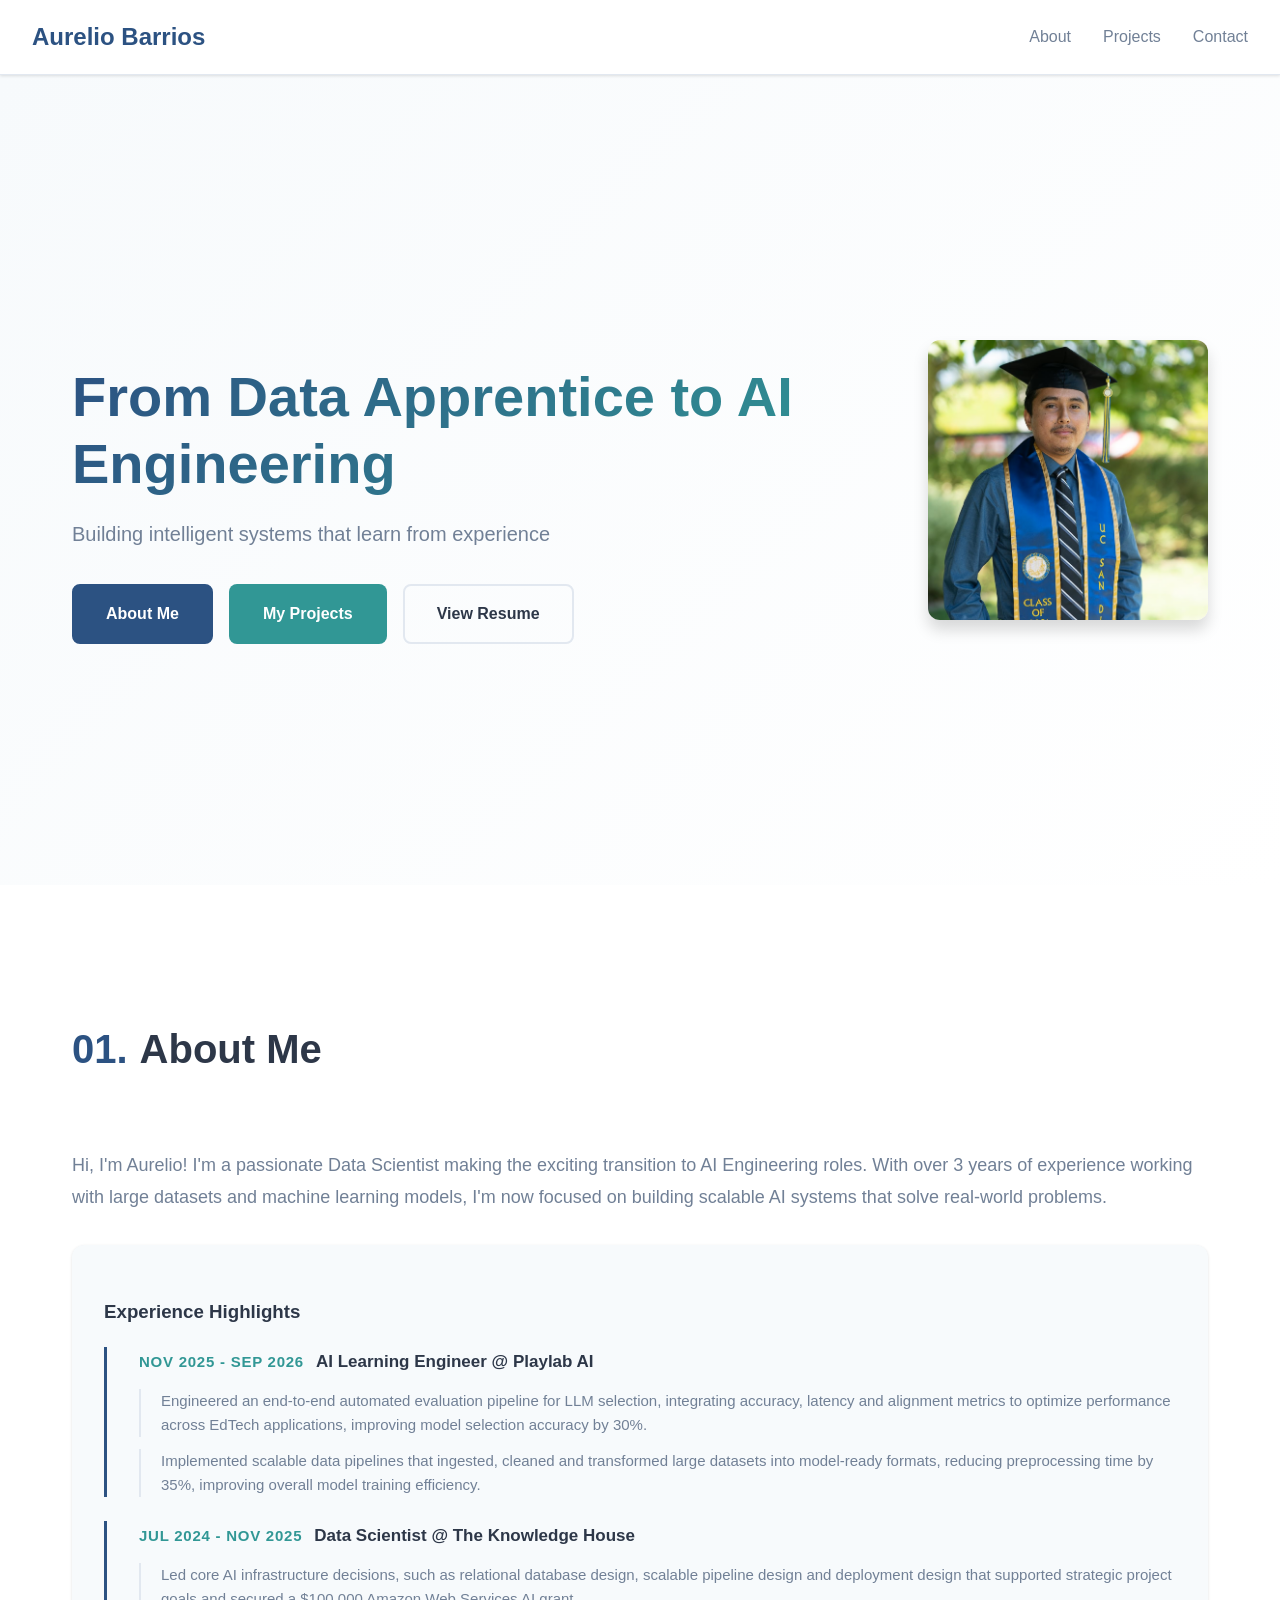
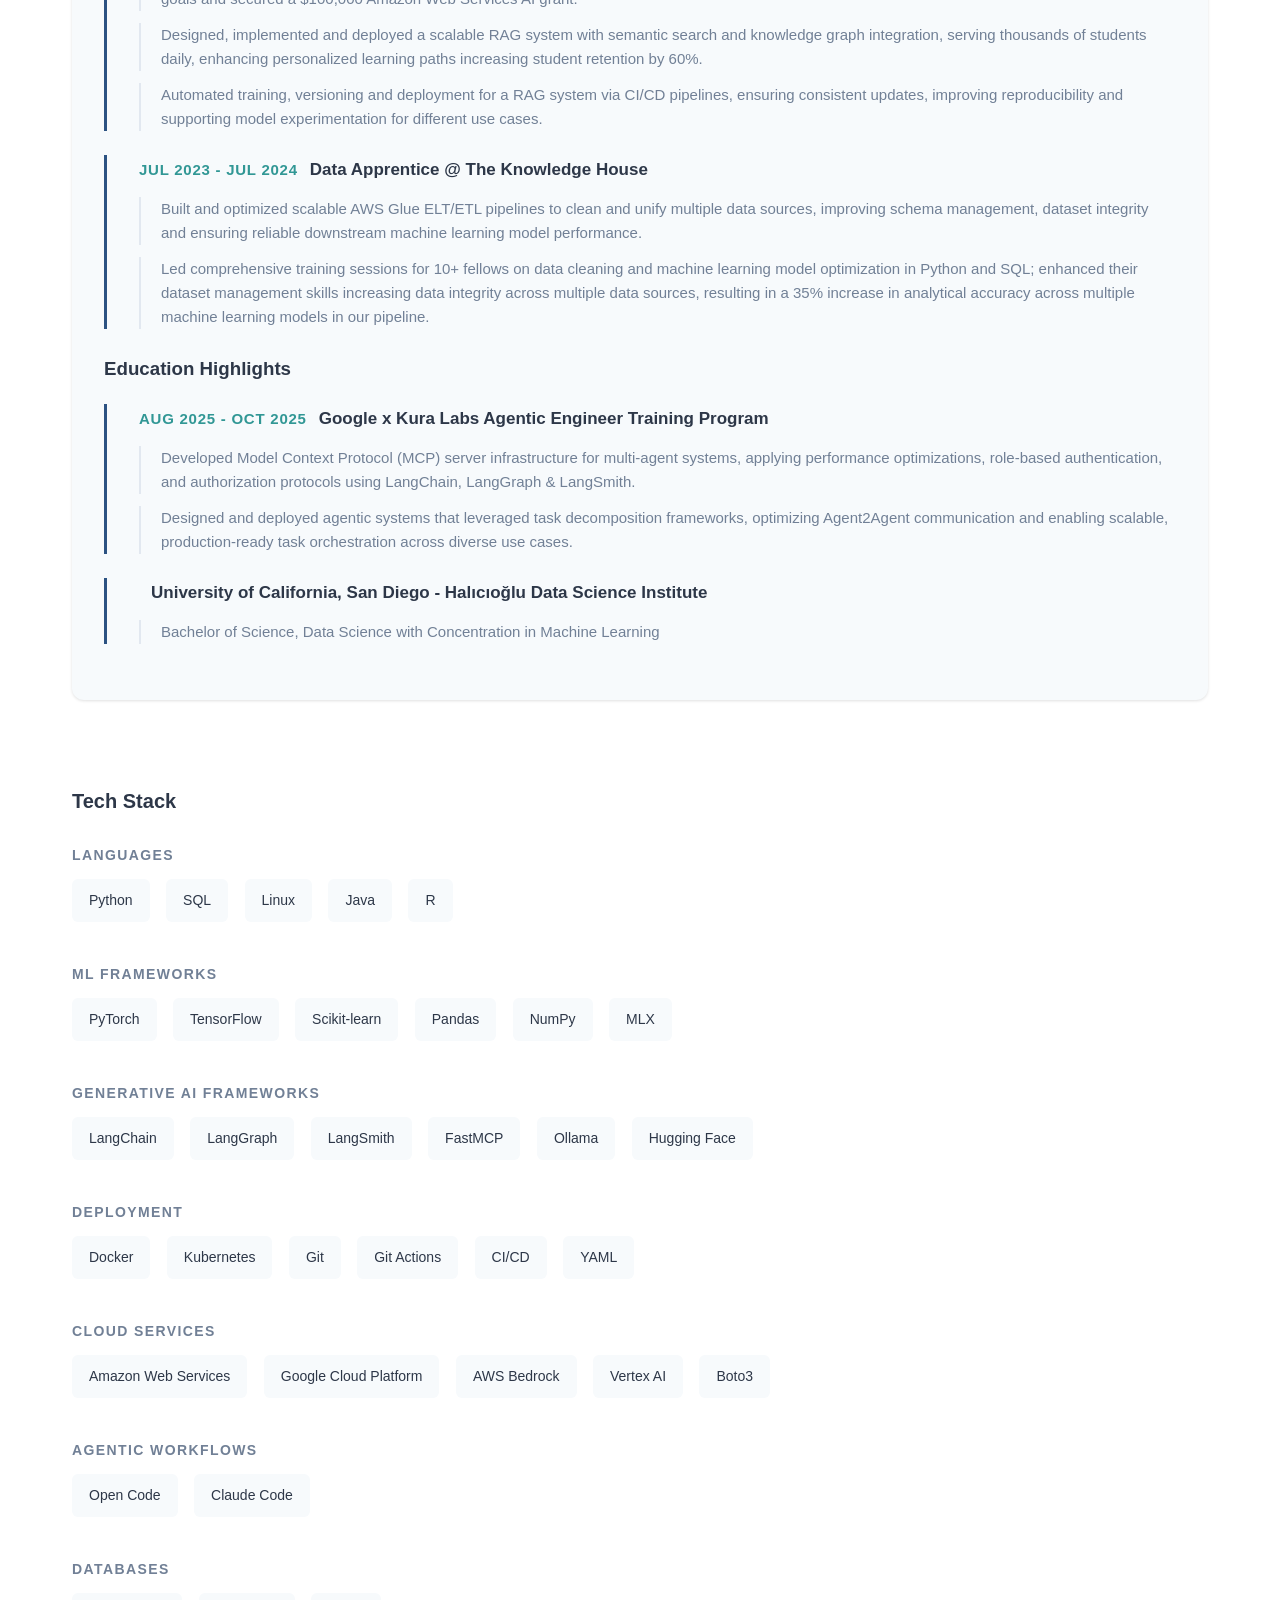
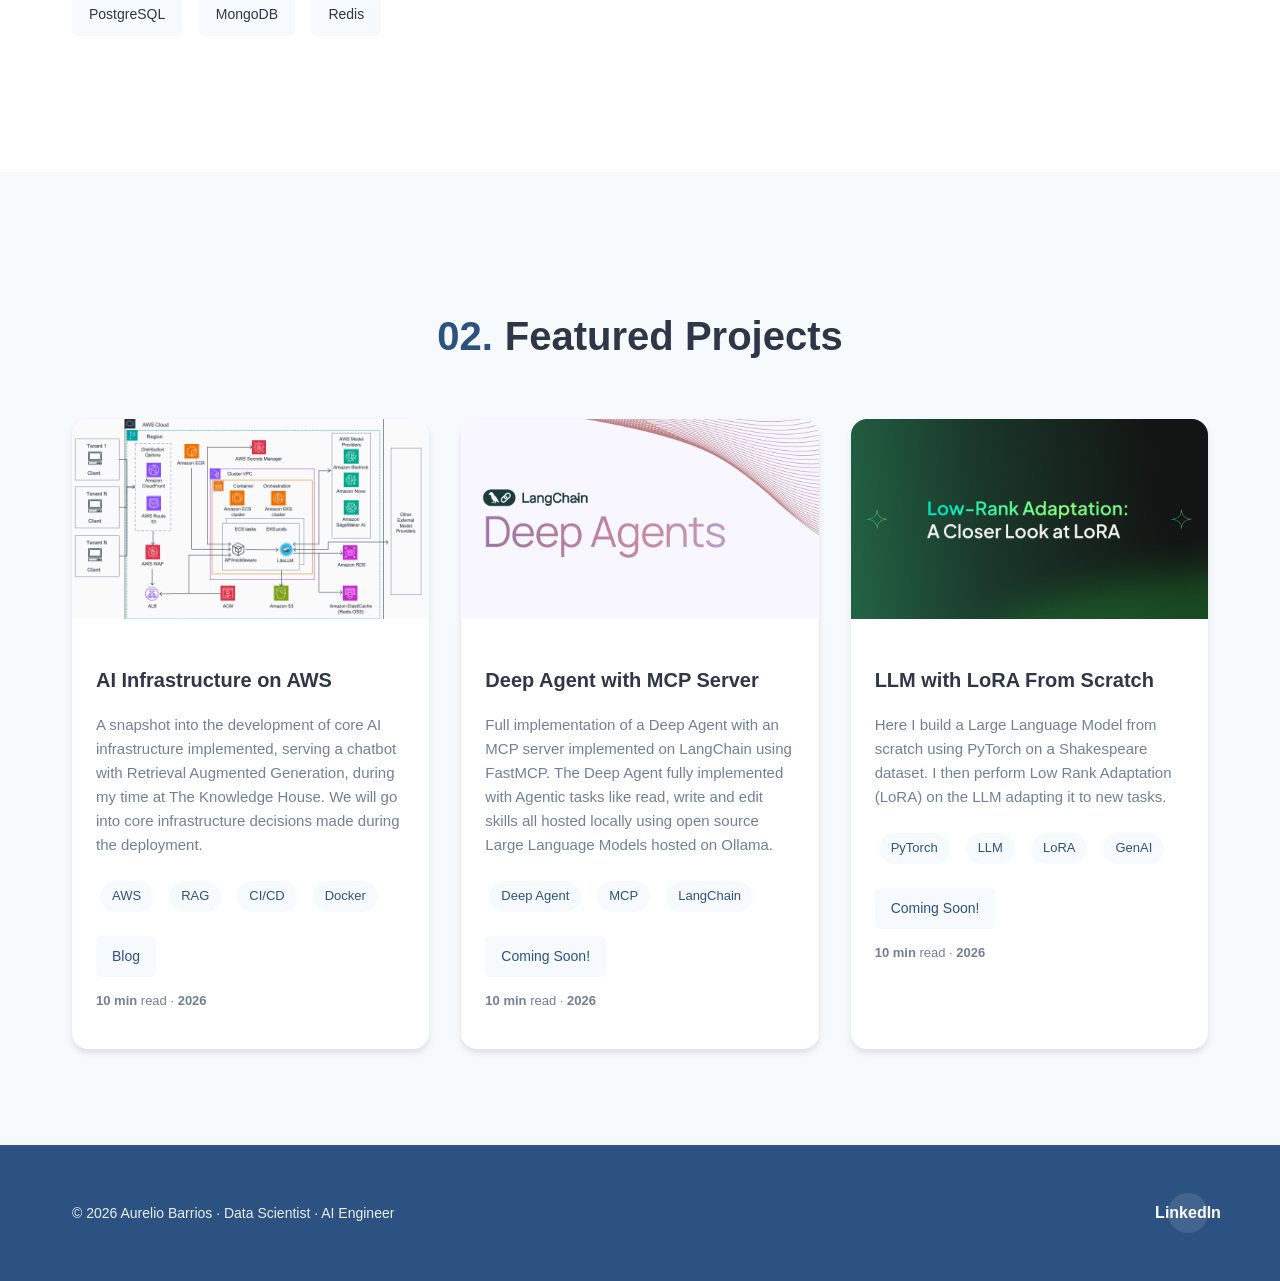
<file: index.html>
<!DOCTYPE html>
<html lang="en">
<head>
    <meta charset="UTF-8">
    <meta name="viewport" content="width=device-width, initial-scale=1.0">
    <meta name="description" content="Personal website showcasing data science experience and AI engineering journey">
    <title>Aurelio Barrios | Data Science to AI Engineer</title>
    <link rel="stylesheet" href="css/styles.css">
    <script src="js/main.js" defer></script>
    <!-- <script src="js/blog.js" defer></script> -->
</head>
<body>
    <header class="sticky-header">
        <div class="container header-content">
            <a href="#home" class="logo">Aurelio Barrios</a>
            <nav class="nav-menu">
                <a href="#about" class="nav-link">About</a>
                <a href="#projects" class="nav-link">Projects</a>
                <!-- <a href="#blog" class="nav-link">Blog</a> -->
                <a href="https://www.linkedin.com/in/aurelio-barrios/" target="_blank" class="nav-link">Contact</a>
            </nav>
        </div>
    </header>

    <main>
        <section id="home" class="hero-section">
            <div class="container hero-content">
                <div class="hero-text">
                    <h1 class="gradient-text">From Data Apprentice to AI Engineering</h1>
                    <p class="subtitle">Building intelligent systems that learn from experience</p>
                    <div class="cta-buttons">
                        <a href="#about" class="btn btn-primary">About Me</a>
                        <a href="#projects" class="btn btn-secondary">My Projects</a>
                        <a href="files/Aurelio-Barrios-Resume.pdf" target="_blank" class="btn btn-outline">View Resume</a>
                    </div>
                </div>
                <div class="hero-image">
                    <div class="placeholder-box">
                        <img src="images/headshot.JPG" alt="Aurelio Barrios Profile Picture"/>
                    </div>
                </div>
            </div>
        </section>

        <section id="about" class="about-section">
            <div class="container about-content">
                <h2><span class="section-number">01.</span>About Me</h2>
                <div class="about-grid">
                    <div class="bio">
                        <p class="bio-intro">Hi, I'm Aurelio! I'm a passionate Data Scientist making the exciting transition to AI Engineering roles. With over 3 years of experience working with large datasets and machine learning models, I'm now focused on building scalable AI systems that solve real-world problems.</p>
                        
                        <div class="experience-card">
                            <h3>Experience Highlights</h3>
                            <ul class="timeline-list">
                                <li class="timeline-item">
                                    <span class="timeline-header"><span class="year">Nov 2025 - Sep 2026</span> <span class="role">AI Learning Engineer @ Playlab AI</span></span>
                                    <p class="role-description">Engineered an end-to-end automated evaluation pipeline for LLM selection, integrating accuracy, latency and alignment metrics to optimize performance across EdTech applications, improving model selection accuracy by 30%.</p>
                                    <p class="role-description">Implemented scalable data pipelines that ingested, cleaned and transformed large datasets into model-ready formats, reducing preprocessing time by 35%, improving overall model training efficiency.</p>
                                </li>
                                <li class="timeline-item">
                                    <span class="timeline-header"><span class="year">Jul 2024 - Nov 2025</span> <span class="role">Data Scientist @ The Knowledge House</span></span>
                                    <p class="role-description">Led core AI infrastructure decisions, such as relational database design, scalable pipeline design and deployment design that supported strategic project goals and secured a $100,000 Amazon Web Services AI grant.</p>
                                    <p class="role-description">Designed, implemented and deployed a scalable RAG system with semantic search and knowledge graph integration, serving thousands of students daily, enhancing personalized learning paths increasing student retention by 60%.</p>
                                    <p class="role-description">Automated training, versioning and deployment for a RAG system via CI/CD pipelines, ensuring consistent updates, improving reproducibility and supporting model experimentation for different use cases.</p>
                                </li>
                                <li class="timeline-item">
                                    <span class="timeline-header"><span class="year">Jul 2023 - Jul 2024</span> <span class="role">Data Apprentice @ The Knowledge House</span></span>
                                    <p class="role-description">Built and optimized scalable AWS Glue ELT/ETL pipelines to clean and unify multiple data sources, improving schema management, dataset integrity and ensuring reliable downstream machine learning model performance.</p>
                                    <p class="role-description">Led comprehensive training sessions for 10+ fellows on data cleaning and machine learning model optimization in Python and SQL; enhanced their dataset management skills increasing data integrity across multiple data sources, resulting in a 35% increase in analytical accuracy across multiple machine learning models in our pipeline.</p>
                                </li>
                            </ul>

                            <h3>Education Highlights</h3>
                            <ul class="timeline-list">
                                <li class="timeline-item">
                                    <span class="timeline-header"><span class="year">Aug 2025 - Oct 2025</span> <span class="role">Google x Kura Labs Agentic Engineer Training Program</span></span>
                                    <p class="role-description">Developed Model Context Protocol (MCP) server infrastructure for multi-agent systems, applying performance optimizations, role-based authentication, and authorization protocols using LangChain, LangGraph & LangSmith.</p>
                                    <p class="role-description">Designed and deployed agentic systems that leveraged task decomposition frameworks, optimizing Agent2Agent communication and enabling scalable, production-ready task orchestration across diverse use cases.</p>
                                </li>
                                <li class="timeline-item">
                                    <span class="timeline-header"><span class="year"></span> <span class="role">University of California, San Diego - Halıcıoğlu Data Science Institute</span></span>
                                    <p class="role-description">Bachelor of Science, Data Science with Concentration in Machine Learning</p>
                                </li>
                            </ul>
                        </div>
                    </div>

                    <div class="skills-section">
                        <h3>Tech Stack</h3>
                        
                        <div class="skill-category">
                            <h4>Languages</h4>
                            <span class="badge" data-badge-text="Python">Python</span>
                            <span class="badge" data-badge-text="SQL">SQL</span>
                            <span class="badge" data-badge-text="Linux">Linux</span>
                            <span class="badge" data-badge-text="Java">Java</span>
                            <span class="badge" data-badge-text="R">R</span>
                        </div>

                        <div class="skill-category">
                            <h4>ML Frameworks</h4>
                            <span class="badge" data-badge-text="PyTorch">PyTorch</span>
                            <span class="badge" data-badge-text="TensorFlow">TensorFlow</span>
                            <span class="badge" data-badge-text="Scikit-learn">Scikit-learn</span>
                            <span class="badge" data-badge-text="Pandas">Pandas</span>
                            <span class="badge" data-badge-text="NumPy">NumPy</span>
                            <span class="badge" data-badge-text="MLX">MLX</span>
                        </div>

                        <div class="skill-category">
                            <h4>Generative AI Frameworks</h4>
                            <span class="badge" data-badge-text="LangChain">LangChain</span>
                            <span class="badge" data-badge-text="LangGraph">LangGraph</span>
                            <span class="badge" data-badge-text="LangSmith">LangSmith</span>
                            <span class="badge" data-badge-text="FastMCP">FastMCP</span>
                            <span class="badge" data-badge-text="Ollama">Ollama</span>
                            <span class="badge" data-badge-text="Hugging Face">Hugging Face</span>
                        </div>

                        <div class="skill-category">
                            <h4>Deployment</h4>
                            <span class="badge" data-badge-text="Docker">Docker</span>
                            <span class="badge" data-badge-text="Kubernetes">Kubernetes</span>
                            <span class="badge" data-badge-text="Git">Git</span>
                            <span class="badge" data-badge-text="Actions">Git Actions</span>
                            <span class="badge" data-badge-text="CI/CD">CI/CD</span>
                            <span class="badge" data-badge-text="YAML">YAML</span>
                        </div>

                        <div class="skill-category">
                            <h4>Cloud Services</h4>
                            <span class="badge" data-badge-text="AWS">Amazon Web Services</span>
                            <span class="badge" data-badge-text="GCP">Google Cloud Platform</span>
                            <span class="badge" data-badge-text="Bedrock">AWS Bedrock</span>
                            <span class="badge" data-badge-text="Vertex">Vertex AI</span>
                            <span class="badge" data-badge-text="Boto3">Boto3</span>
                        </div>

                        <div class="skill-category">
                            <h4>Agentic Workflows</h4>
                            <span class="badge" data-badge-text="Open Code">Open Code</span>
                            <span class="badge" data-badge-text="Claude Code">Claude Code</span>
                        </div>
                        
                        <div class="skill-category">
                            <h4>Databases</h4>
                            <span class="badge" data-badge-text="PostgreSQL">PostgreSQL</span>
                            <span class="badge" data-badge-text="MongoDB">MongoDB</span>
                            <span class="badge" data-badge-text="Redis">Redis</span>
                        </div>                          
                    </div>
                </div>
            </div>
        </section>

        <section id="projects" class="projects-section">
            <div class="container projects-content">
                <h2><span class="section-number">02.</span>Featured Projects</h2>
                
                <div class="projects-grid">
                    <article class="project-card" data-project-id="1">
                        <div class="card-image">
                            <img src="images/proj1.png" alt="Project 1"/>
                        </div>
                        <div class="card-content">
                            <h3>AI Infrastructure on AWS</h3>
                            <p class="project-description">A snapshot into the development of core AI infrastructure implemented, serving a chatbot with Retrieval Augmented Generation, during my time at The Knowledge House. We will go into core infrastructure decisions made during the deployment.</p>
                            
                            <div class="tech-tags">
                                <span class="tag" data-badge-text="AWS">AWS</span>
                                <span class="tag" data-badge-text="RAG">RAG</span>
                                <span class="tag" data-badge-text="CI/CD">CI/CD</span>
                                <span class="tag" data-badge-text="Docker">Docker</span>
                            </div>

                            <div class="project-links">
                                <!-- <a href="#" rel="noopener noreferrer" target="_blank" class="project-link github">GitHub</a> -->
                                <a href="projects/project1.html" rel="noopener noreferrer" class="project-link demo">Blog</a>
                            </div>

                            
                            <p class="project-stats"><strong>10 min</strong> read · <strong>2026</strong></p>
                        </div>
                    </article>

                    <article class="project-card" data-project-id="2">
                        <div class="card-image">
                            <img src="images/proj2.png" alt="Project 2"/>
                        </div>
                        <div class="card-content">
                            <h3>Deep Agent with MCP Server</h3>
                            <p class="project-description">Full implementation of a Deep Agent with an MCP server implemented on LangChain using FastMCP. The Deep Agent fully implemented with Agentic tasks like read, write and edit skills all hosted locally using open source Large Language Models hosted on Ollama.</p>
                            
                            <div class="tech-tags">
                                <span class="tag" data-badge-text="Deep Agent">Deep Agent</span>
                                <span class="tag" data-badge-text="MCP">MCP</span>
                                <span class="tag" data-badge-text="LangChain">LangChain</span>
                            </div>

                            <div class="project-links">
                                <a href="#" rel="noopener noreferrer" target="_blank" class="project-link nothing">Coming Soon!</a>
                                <!-- <a href="#" rel="noopener noreferrer" target="_blank" class="project-link github">GitHub</a>
                                <a href="projects/project2.html" rel="noopener noreferrer" class="project-link demo">Article</a> -->
                            </div>

                            <p class="project-stats"><strong>10 min</strong> read · <strong>2026</strong></p>
                        </div>
                    </article>

                    <article class="project-card" data-project-id="3">
                        <div class="card-image">
                            <img src="images/proj3.png" alt="Project 3"/>
                        </div>
                        <div class="card-content">
                            <h3>LLM with LoRA From Scratch</h3>
                            <p class="project-description">Here I build a Large Language Model from scratch using PyTorch on a Shakespeare dataset. I then perform Low Rank Adaptation (LoRA) on the LLM adapting it to new tasks.</p>
                            
                            <div class="tech-tags">
                                <span class="tag" data-badge-text="PyTorch">PyTorch</span>
                                <span class="tag" data-badge-text="LLM">LLM</span>
                                <span class="tag" data-badge-text="LoRA">LoRA</span>
                                <span class="tag" data-badge-text="GenAI">GenAI</span>
                            </div>

                            <div class="project-links">
                                <a href="#" rel="noopener noreferrer" target="_blank" class="project-link nothing">Coming Soon!</a>
                                <!-- <a href="#" rel="noopener noreferrer" target="_blank" class="project-link github">GitHub</a>
                                <a href="projects/project3.html" rel="noopener noreferrer" class="project-link demo">Article</a> -->
                            </div>

                            <p class="project-stats"><strong>10 min</strong> read · <strong>2026</strong></p>
                        </div>
                    </article>
                </div>
            </div>
        </section>

        <!-- <section id="blog" class="blog-section">
            <div class="container blog-content">
                <h2><span class="section-number">03.</span>Latest from my Blog</h2>
                
                <div class="blog-posts" id="blog-posts-container">
                </div>

                <div class="blog-cta">
                    <p>Read more of my articles on Medium and GitHub</p>
                    <a href="#" rel="noopener noreferrer" target="_blank" class="btn btn-primary">Visit Blog Archive</a>
                </div>
            </div>
        </section> -->
    </main>

    <footer id="contact" class="footer-section">
        <div class="container footer-content">
            <div class="footer-left">
                <p>&copy; 2026 Aurelio Barrios · Data Scientist · AI Engineer</p>
            </div>
            
            <div class="footer-socials">
                <a href="https://www.linkedin.com/in/aurelio-barrios/" rel="noopener noreferrer" target="_blank" class="social-link linkedin"><strong>LinkedIn</strong></a>
                    <!-- <svg viewBox="0 0 24 24" aria-hidden="true"><path d="M12 0c-6.626 0-12 5.373-12 12 0 5.302 3.438 9.8 8.207 11.387.599.111.793-.261.793-.577v-2.234c-3.338.726-4.033-1.416-4.033-1.416-.546-1.387-1.333-1.756-1.333-1.756-1.089-.745.083-.729.083-.729 1.205.084 1.839 1.237 1.839 1.237 1.07 1.834 2.807 1.304 3.492.997.107-.775.418-1.305.762-1.604-2.665-.305-5.467-1.334-5.467-5.93 0-1.311.469-2.381 1.236-3.221-.124-.303-.535-1.524.117-3.176 0 0 1.008-.322 3.301 1.23.957-.266 1.983-.399 3.003-.404 1.02.005 2.047.138 3.006.404 2.291-1.552 3.297-1.23 3.297-1.23.653 1.653.242 2.874.118 3.176.77.84 1.235 1.911 1.235 3.221 0 4.609-2.807 5.624-5.479 5.921.43.312.833 1.123.833 2.246v3.095c0 .319.193.694.802.576C20.566 21.797 24 17.18 -->
</file>
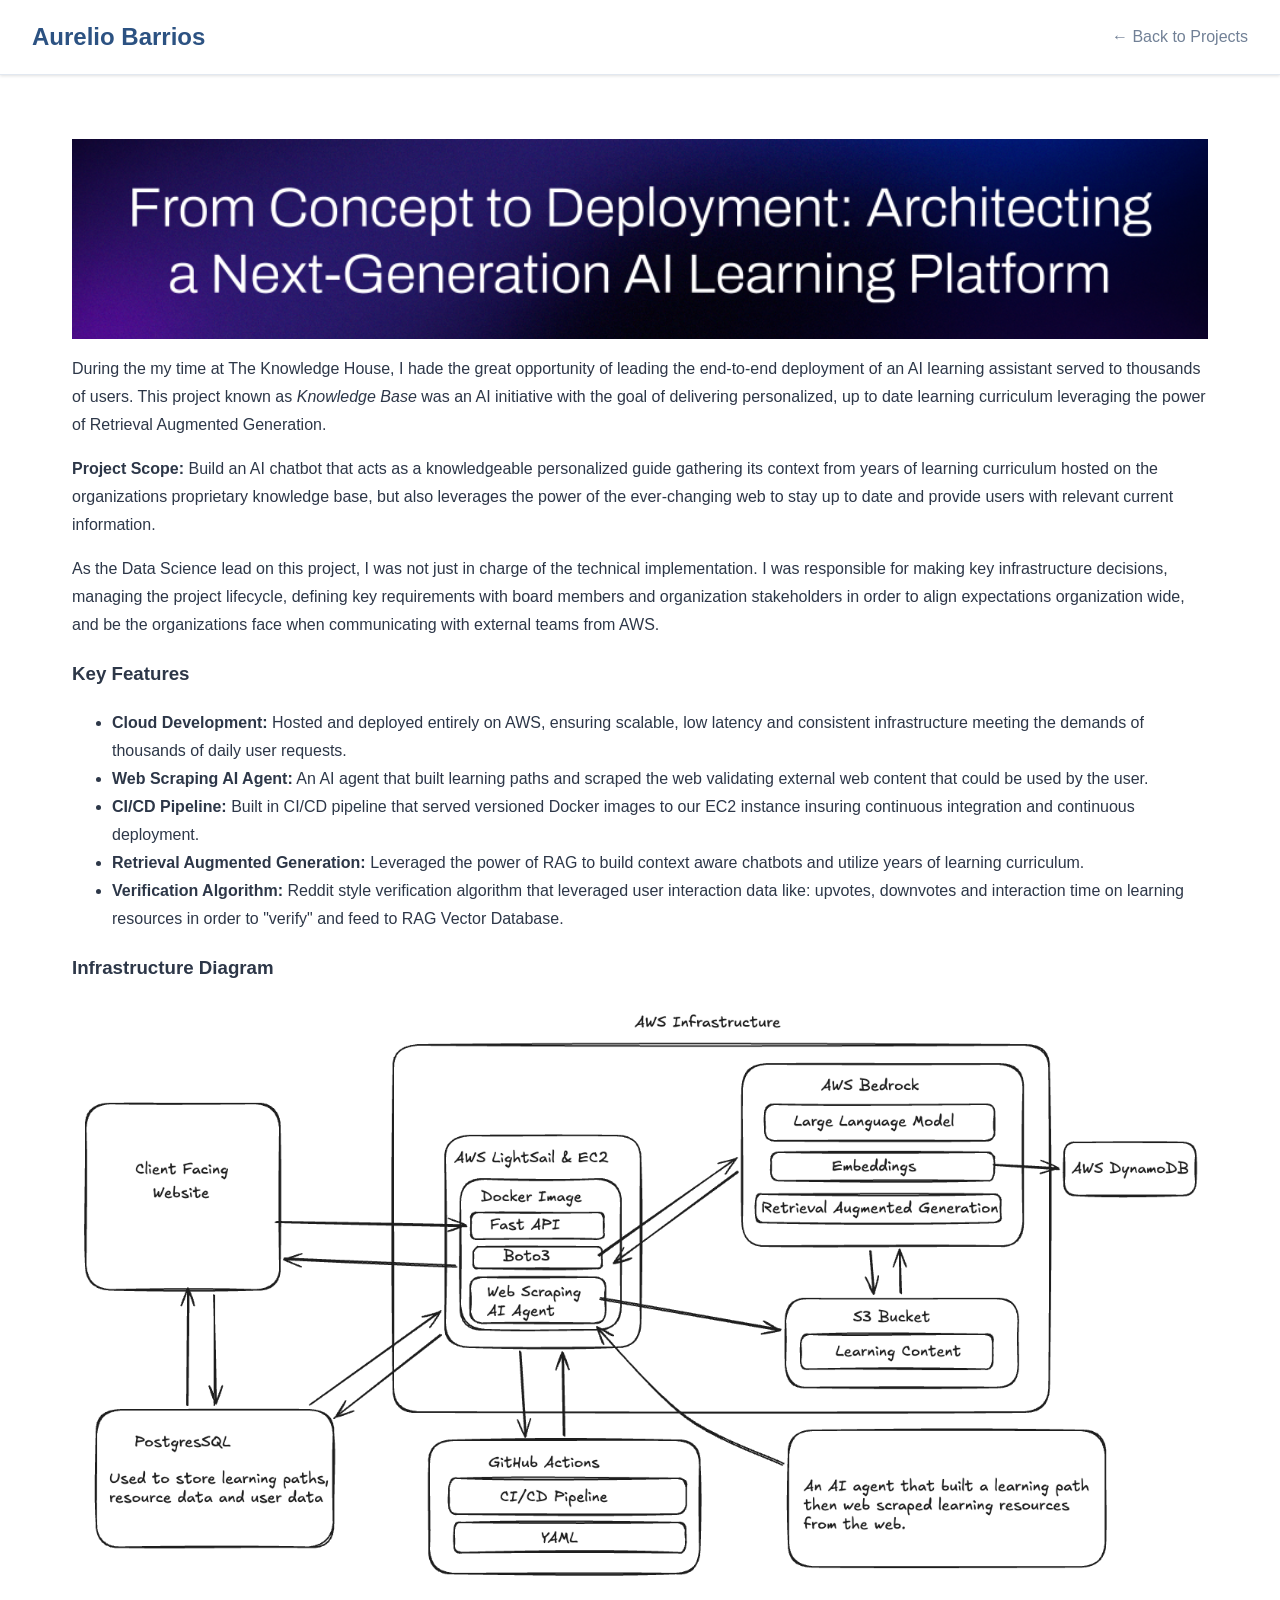
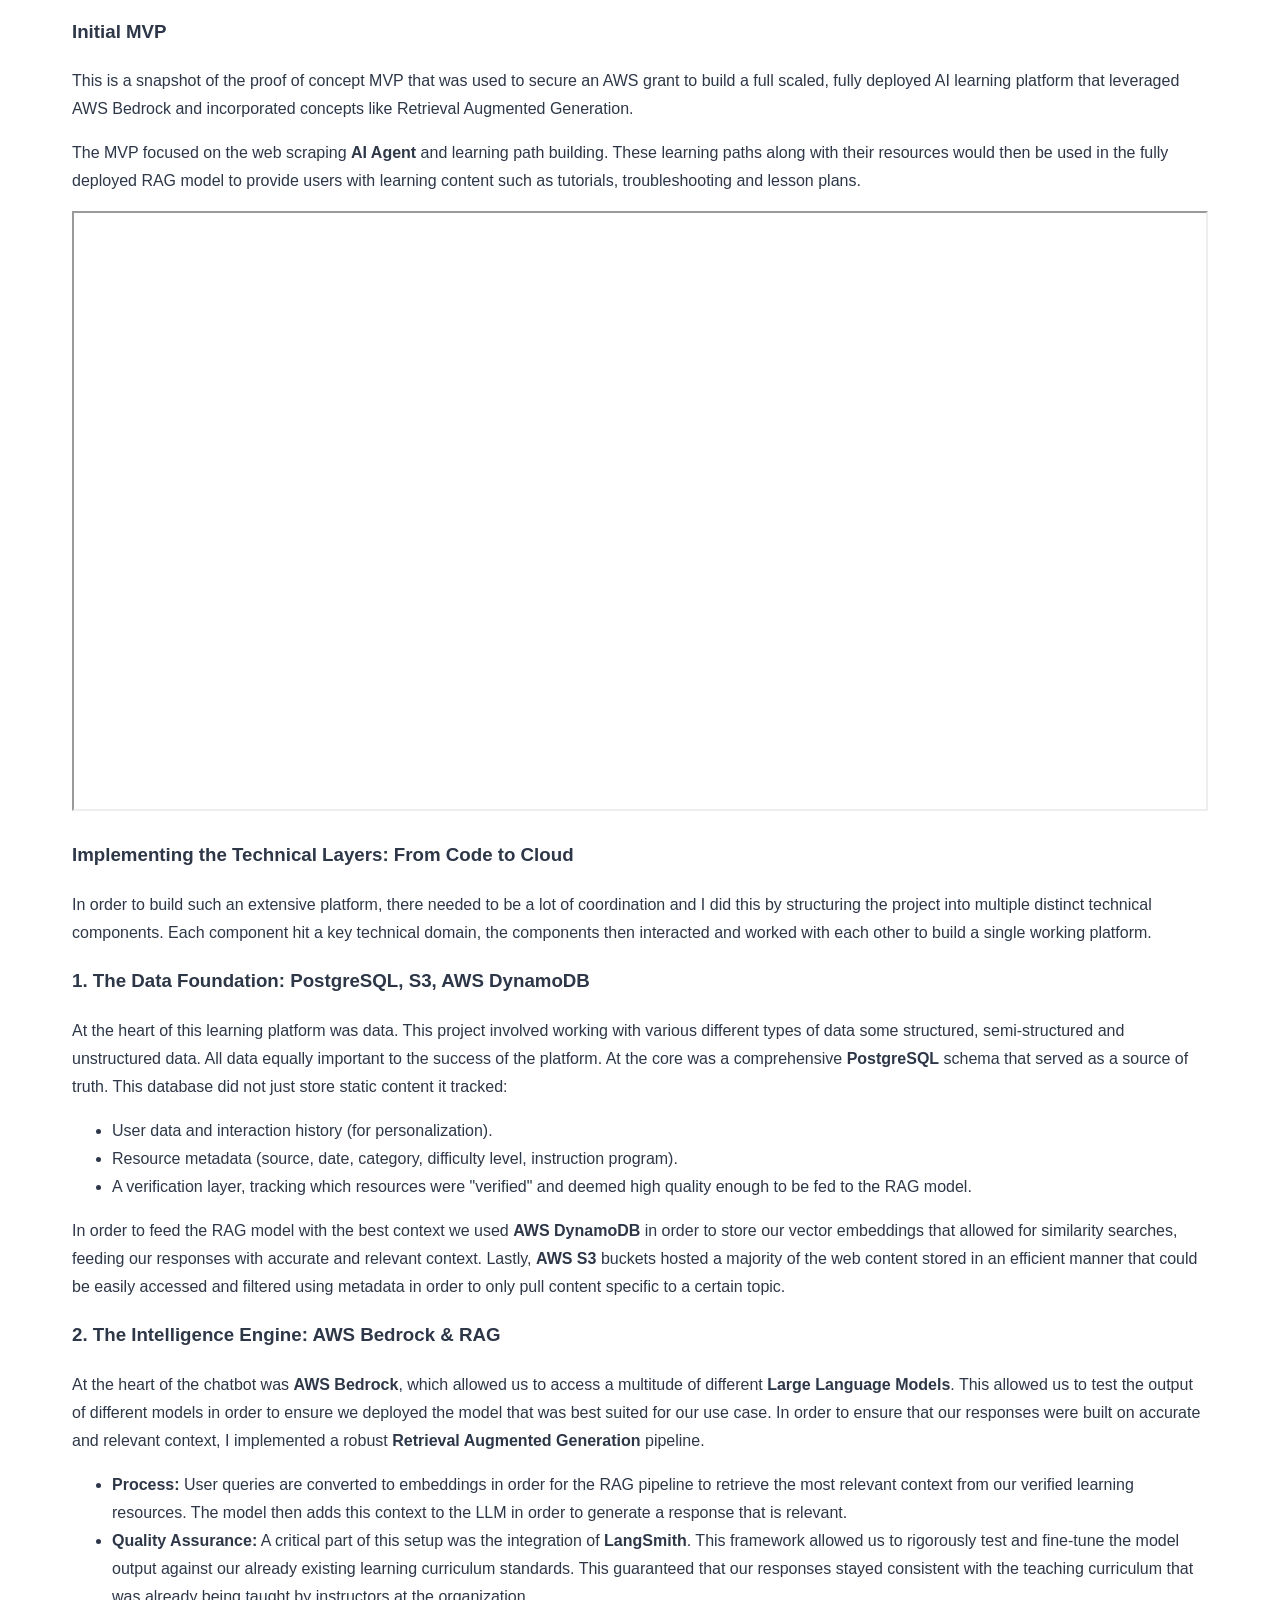
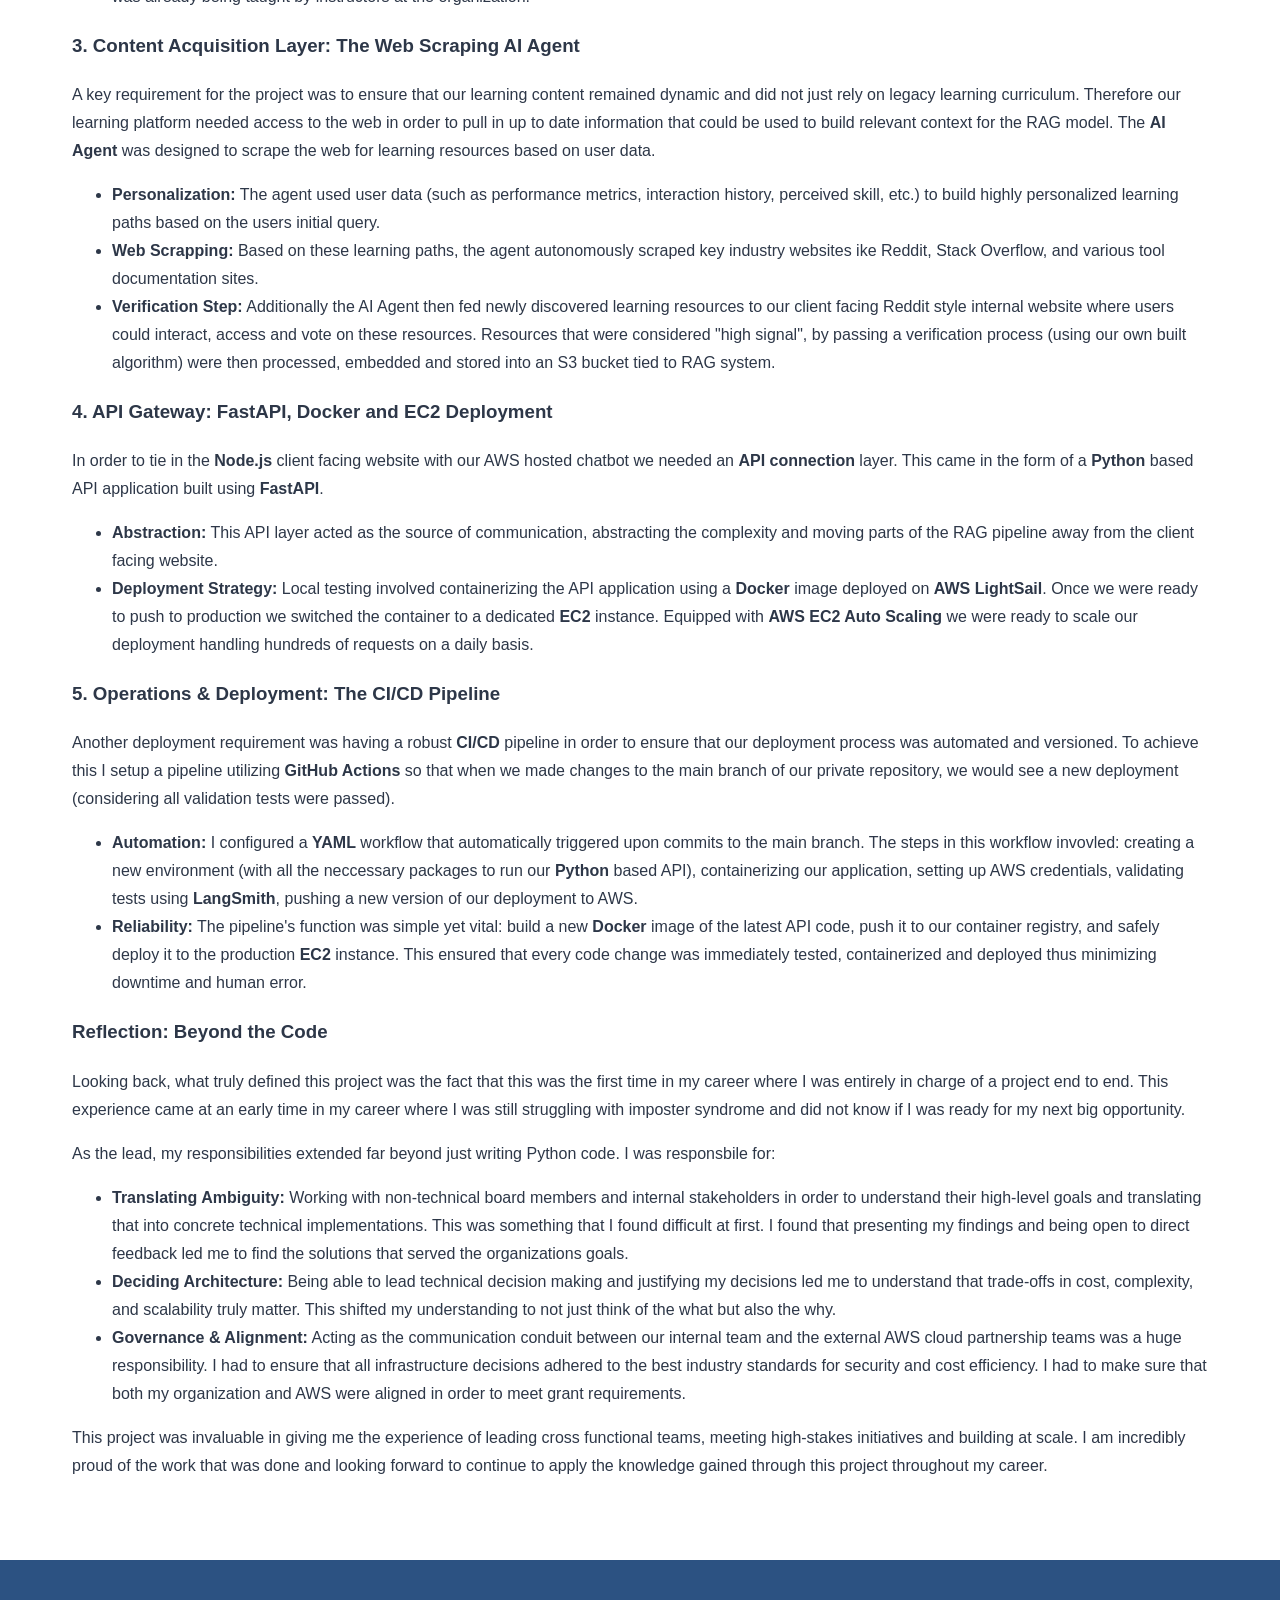
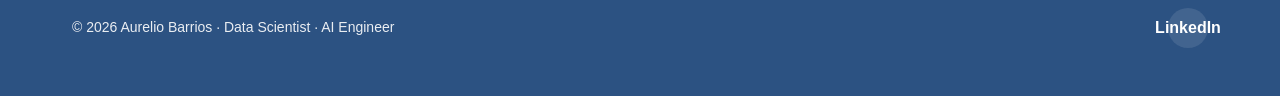
<file: projects/project1.html>
<!DOCTYPE html>
<html lang="en">
<head>
    <meta charset="UTF-8">
    <meta name="viewport" content="width=device-width, initial-scale=1.0">
    <title>AI Infrastructure on AWS - Aurelio Barrios</title>
    <link rel="stylesheet" href="../css/styles.css">
</head>
<body>
    <header class="sticky-header">
        <div class="container header-content project-page-header">
            <a href="../index.html" class="logo">Aurelio Barrios</a>
            <nav class="nav-menu">
                <a href="../index.html#projects" class="nav-link">← Back to Projects</a>
            </nav>
        </div>
    </header>

    <main style="padding: 4rem 0;">
        <div class="container project-single-page">
            <article class="project-detail-card">
                <!-- <img src="../images/proj1.png" alt="Project 1 Detail View"/> -->
                
                <div class="project-detail-content">
                    <!-- <span class="project-category">Machine Learning Infrastructure</span> -->
                    
                    <!-- <h1 class="project-title-main">From Concept to Deployment: Architecting a Next-Generation AI Learning Platform on AWS</h1> -->

                    <!-- <p>By: Aurelio Barrios</p> -->
                    
                    <div class="card-image">
                            <img src="../images/proj1-header.png" alt="Project 1"/>
                    </div>

                    <p>
                        During the my time at The Knowledge House, I hade the great opportunity of leading the end-to-end deployment of an AI learning assistant served to thousands of users. This project known as 
                        <em>Knowledge Base</em> was an AI initiative with the goal of delivering personalized, up to date learning curriculum leveraging the power of Retrieval Augmented Generation.
                    </p>

                    <p>
                        <strong>Project Scope:</strong> Build an AI chatbot that acts as a knowledgeable personalized guide gathering its context from years of learning curriculum hosted on the organizations proprietary 
                        knowledge base, but also leverages the power of the ever-changing web to stay up to date and provide users with relevant current information.
                    
                    </p>
                    
                    <p>
                        As the Data Science lead on this project, I was not just in charge of the technical implementation. I was responsible for making key infrastructure decisions, managing the project lifecycle, defining key
                        requirements with board members and organization stakeholders in order to align expectations organization wide, and be the organizations face when communicating with external teams from AWS.
                    </p>

                    <div class="project-detail-grid">
                        <div class="feature-section">
                            <h3>Key Features</h3>
                            <ul class="feature-list">
                                <li><strong>Cloud Development:</strong> Hosted and deployed entirely on AWS, ensuring scalable, low latency and consistent infrastructure meeting the demands of thousands of daily user requests.</li>
                                <li><strong>Web Scraping AI Agent:</strong> An AI agent that built learning paths and scraped the web validating external web content that could be used by the user.</li>
                                <li><strong>CI/CD Pipeline:</strong> Built in CI/CD pipeline that served versioned Docker images to our EC2 instance insuring continuous integration and continuous deployment.</li>
                                <li><strong>Retrieval Augmented Generation:</strong> Leveraged the power of RAG to build context aware chatbots and utilize years of learning curriculum.</li>
                                <li><strong>Verification Algorithm:</strong> Reddit style verification algorithm that leveraged user interaction data like: upvotes, downvotes and interaction time on learning resources in order to "verify" and feed to RAG Vector Database.</li>
                            </ul>
                        </div>

                        <!-- <div class="code-section">
                            <h3>Technical Implementation</h3>
                            <pre class="code-block"><code># Example: Configuring the distributed trainer
from distributed_ml import Trainer

config = {
    'num_gpus': 8,
    'batch_size': 256,
    'checkpoints_dir': '/path/to/checkpoints',
}

trainer = Trainer(config=config)
trainer.train(model='bert-base-uncased', epochs=10)
</code></pre> -->

                        </div>
                    </div>

                    <div class="infrastructure-section">
                        <h3>Infrastructure Diagram</h3>
                        <img width="100%" src="../images/aws-infrastructure.png" alt="Project 1"/>
                    </div>

                    <div class="mvp-section">
                        <h3>Initial MVP</h3>
                        <p>This is a snapshot of the proof of concept MVP that was used to secure an AWS grant to build a full scaled, fully deployed AI learning platform that leveraged
                            AWS Bedrock and incorporated concepts like Retrieval Augmented Generation.
                        </p>
                        <p>
                            The MVP focused on the web scraping <strong>AI Agent</strong> and learning path building. These learning paths along with their resources would then be used in the 
                            fully deployed RAG model to provide users with learning content such as tutorials, troubleshooting and lesson plans.
                        </p>
                        <iframe width=100% height="600" allow="accelerometer; autoplay; clipboard-write; encrypted-media; gyroscope; picture-in-picture; web-share" allowfullscreen src="https://youtube.com/embed/_XL4IEPaP74"></iframe>
                    </div>

                    <div class="implementation-section">
                        <h3>Implementing the Technical Layers: From Code to Cloud</h3>
                        <p>
                            In order to build such an extensive platform, there needed to be a lot of coordination and I did this by structuring the project into multiple distinct technical components. Each component hit a key
                            technical domain, the components then interacted and worked with each other to build a single working platform.
                        </p>
                        <h3>1. The Data Foundation: PostgreSQL, S3, AWS DynamoDB</h3>
                        <p>
                            At the heart of this learning platform was data. This project involved working with various different types of data some structured, semi-structured and unstructured data. All data equally important to 
                            the success of the platform. At the core was a comprehensive <strong>PostgreSQL</strong> schema that served as a source of truth. This database did not just store static content it tracked:
                            
                            <ul class="results-list">
                                <li>User data and interaction history (for personalization).</li>
                                <li>Resource metadata (source, date, category, difficulty level, instruction program).</li>
                                <li>A verification layer, tracking which resources were "verified" and deemed high quality enough to be fed to the RAG model.</li>
                            </ul>
                            
                            In order to feed the RAG model with the best context we used <strong>AWS DynamoDB</strong> in order to store our vector embeddings that allowed for similarity searches, feeding our responses with
                            accurate and relevant context. Lastly, <strong>AWS S3</strong> buckets hosted a majority of the web content stored in an efficient manner that could be easily accessed and filtered using metadata
                            in order to only pull content specific to a certain topic.
                        </p>
                        <h3>2. The Intelligence Engine: AWS Bedrock & RAG</h3>
                        <p>
                            At the heart of the chatbot was <strong>AWS Bedrock</strong>, which allowed us to access a multitude of different <strong>Large Language Models</strong>. This allowed us to test the output of different
                            models in order to ensure we deployed the model that was best suited for our use case. In order to ensure that our responses were built on accurate and relevant context, I implemented a robust 
                            <strong>Retrieval Augmented Generation</strong> pipeline.
                            <ul class="results-list">
                                <li><strong>Process:</strong> User queries are converted to embeddings in order for the RAG pipeline to retrieve the most relevant context from our verified learning resources. The model then adds
                                    this context to the LLM in order to generate a response that is relevant.
                                </li>
                                <li><strong>Quality Assurance:</strong> A critical part of this setup was the integration of <strong>LangSmith</strong>. This framework allowed us to rigorously test and fine-tune the model output against
                                our already existing learning curriculum standards. This guaranteed that our responses stayed consistent with the teaching curriculum that was already being taught by instructors at the organization.</li>
                            </ul>
                        </p>
                        <h3>3. Content Acquisition Layer: The Web Scraping AI Agent</h3>
                        <p>
                            A key requirement for the project was to ensure that our learning content remained dynamic and did not just rely on legacy learning curriculum. Therefore our learning platform needed access to the web in order
                            to pull in up to date information that could be used to build relevant context for the RAG model. The <strong>AI Agent</strong> was designed to scrape the web for learning resources based on user data.
                            <ul class="results-list">
                                <li><strong>Personalization:</strong> The agent used user data (such as performance metrics, interaction history, perceived skill, etc.) to build highly personalized learning paths based on 
                                    the users initial query.</li>
                                <li><strong>Web Scrapping:</strong> Based on these learning paths, the agent autonomously scraped key industry websites ike Reddit, Stack Overflow, and various tool documentation sites.</li>
                                <li><strong>Verification Step:</strong> Additionally the AI Agent then fed newly discovered learning resources to our client facing Reddit style internal website where users could interact, access 
                                and vote on these resources. Resources that were considered "high signal", by passing a verification process (using our own built algorithm) were then processed, embedded and stored into an S3 bucket
                                tied to RAG system.</li>
                            </ul>
                        </p>
                        <h3>4. API Gateway: FastAPI, Docker and EC2 Deployment</h3>
                        <p>
                            In order to tie in the <strong>Node.js</strong> client facing website with our AWS hosted chatbot we needed an <strong>API connection</strong> layer. This came in the form of a <strong>Python</strong> based
                            API application built using <strong>FastAPI</strong>.
                            <ul class="results-list">
                                <li><strong>Abstraction:</strong> This API layer acted as the source of communication, abstracting the complexity and moving parts of the RAG pipeline away from the client facing website.</li>
                                <li><strong>Deployment Strategy:</strong> Local testing involved containerizing the API application using a <strong>Docker</strong> image deployed on <strong>AWS LightSail</strong>. Once we were ready
                                to push to production we switched the container to a dedicated <strong>EC2</strong> instance. Equipped with <strong>AWS EC2 Auto Scaling</strong> we were ready to scale our deployment handling
                                hundreds of requests on a daily basis. </li>
                            </ul>
                        </p>
                        <h3>5. Operations & Deployment: The CI/CD Pipeline</h3>
                        <p>
                            Another deployment requirement was having a robust <strong>CI/CD</strong> pipeline in order to ensure that our deployment process was automated and versioned. To achieve this I setup a pipeline
                            utilizing <strong>GitHub Actions</strong> so that when we made changes to the main branch of our private repository, we would see a new deployment (considering all validation tests were passed).
                            <ul class="results-list">
                                <li><strong>Automation:</strong> I configured a <strong>YAML</strong> workflow that automatically triggered upon commits to the main branch. The steps in this workflow invovled: creating a new environment (with 
                                    all the neccessary packages to run our <strong>Python</strong> based API), containerizing our application, setting up AWS credentials, validating tests using <strong>LangSmith</strong>, pushing a new version of our deployment
                                to AWS.</li>
                                <li><strong>Reliability:</strong> The pipeline's function was simple yet vital: build a new <strong>Docker</strong> image of the latest API code, push it to our container registry, and safely
                                deploy it to the production <strong>EC2</strong> instance. This ensured that every code change was immediately tested, containerized and deployed thus minimizing downtime and human error.</li>
                            </ul>
                        </p>
                    </div>

                    <div class="reflection-section">
                        <h3>Reflection: Beyond the Code</h3>
                        <p>
                            Looking back, what truly defined this project was the fact that this was the first time in my career where I was entirely in charge of a project end to end. This experience came at an early time in my career where
                            I was still struggling with imposter syndrome and did not know if I was ready for my next big opportunity.
                        </p>
                        <p>
                            As the lead, my responsibilities extended far beyond just writing Python code. I was responsbile for:
                            <ul class="results-list">
                                <li><strong>Translating Ambiguity:</strong> Working with non-technical board members and internal stakeholders in order to understand their high-level goals and translating that into concrete technical implementations. 
                                This was something that I found difficult at first. I found that presenting my findings and being open to direct feedback led me to find the solutions that served the organizations goals.</li>
                                <li><strong>Deciding Architecture:</strong> Being able to lead technical decision making and justifying my decisions led me to understand that trade-offs in cost, complexity, and scalability truly matter.
                                    This shifted my understanding to not just think of the what but also the why.</li>
                                <li><strong>Governance & Alignment:</strong> Acting as the communication conduit between our internal team and the external AWS cloud partnership teams was a huge responsibility. I had to ensure that
                                    all infrastructure decisions adhered to the best industry standards for security and cost efficiency. I had to make sure that both my organization and AWS were aligned in order to meet grant requirements.
                                </li>
                            </ul>
                        </p>
                        <p>
                            This project was invaluable in giving me the experience of leading cross functional teams, meeting high-stakes initiatives and building at scale. I am incredibly proud of the work that was done and looking forward 
                            to continue to apply the knowledge gained through this project throughout my career.
                        </p>
                    </div>

                    <!-- <div class="results-section">
                        <h3>Performance Improvements</h3>
                        <ul class="results-list">
                            <li><strong>Training Time:</strong> 4 hours → 1.6 hours (60% reduction)</li>
                            <li><strong>Cost Savings:</strong> Reduced GPU utilization while maintaining higher throughput</li>
                            <li><strong>MTP Reduction:</strong> First usable model delivered twice as fast</li>
                        </ul>
                    </div> -->
                    
                    <!-- <br> -->
                    
                    <!-- <div class="project-actions">
                        <a href="#" rel="noopener noreferrer" target="_blank" class="btn btn-primary">View on GitHub</a>
                        <a href="#" rel="noopener noreferrer" target="_blank" class="btn btn-secondary">Live Demo</a>
                    </div> -->
                </div>
            </article>
        </div>
    </main>

    <footer id="contact" class="footer-section">
        <div class="container footer-content">
            <div class="footer-left">
                <p>&copy; 2026 Aurelio Barrios · Data Scientist · AI Engineer</p>
            </div>
            
            <div class="footer-socials">
                <a href="https://www.linkedin.com/in/aurelio-barrios/" rel="noopener noreferrer" target="_blank" class="social-link linkedin"><strong>LinkedIn</strong></a>
            </div>
        </div>
    </footer>

    <script src="../js/main.js"></script>
</body>
</html>
</file>
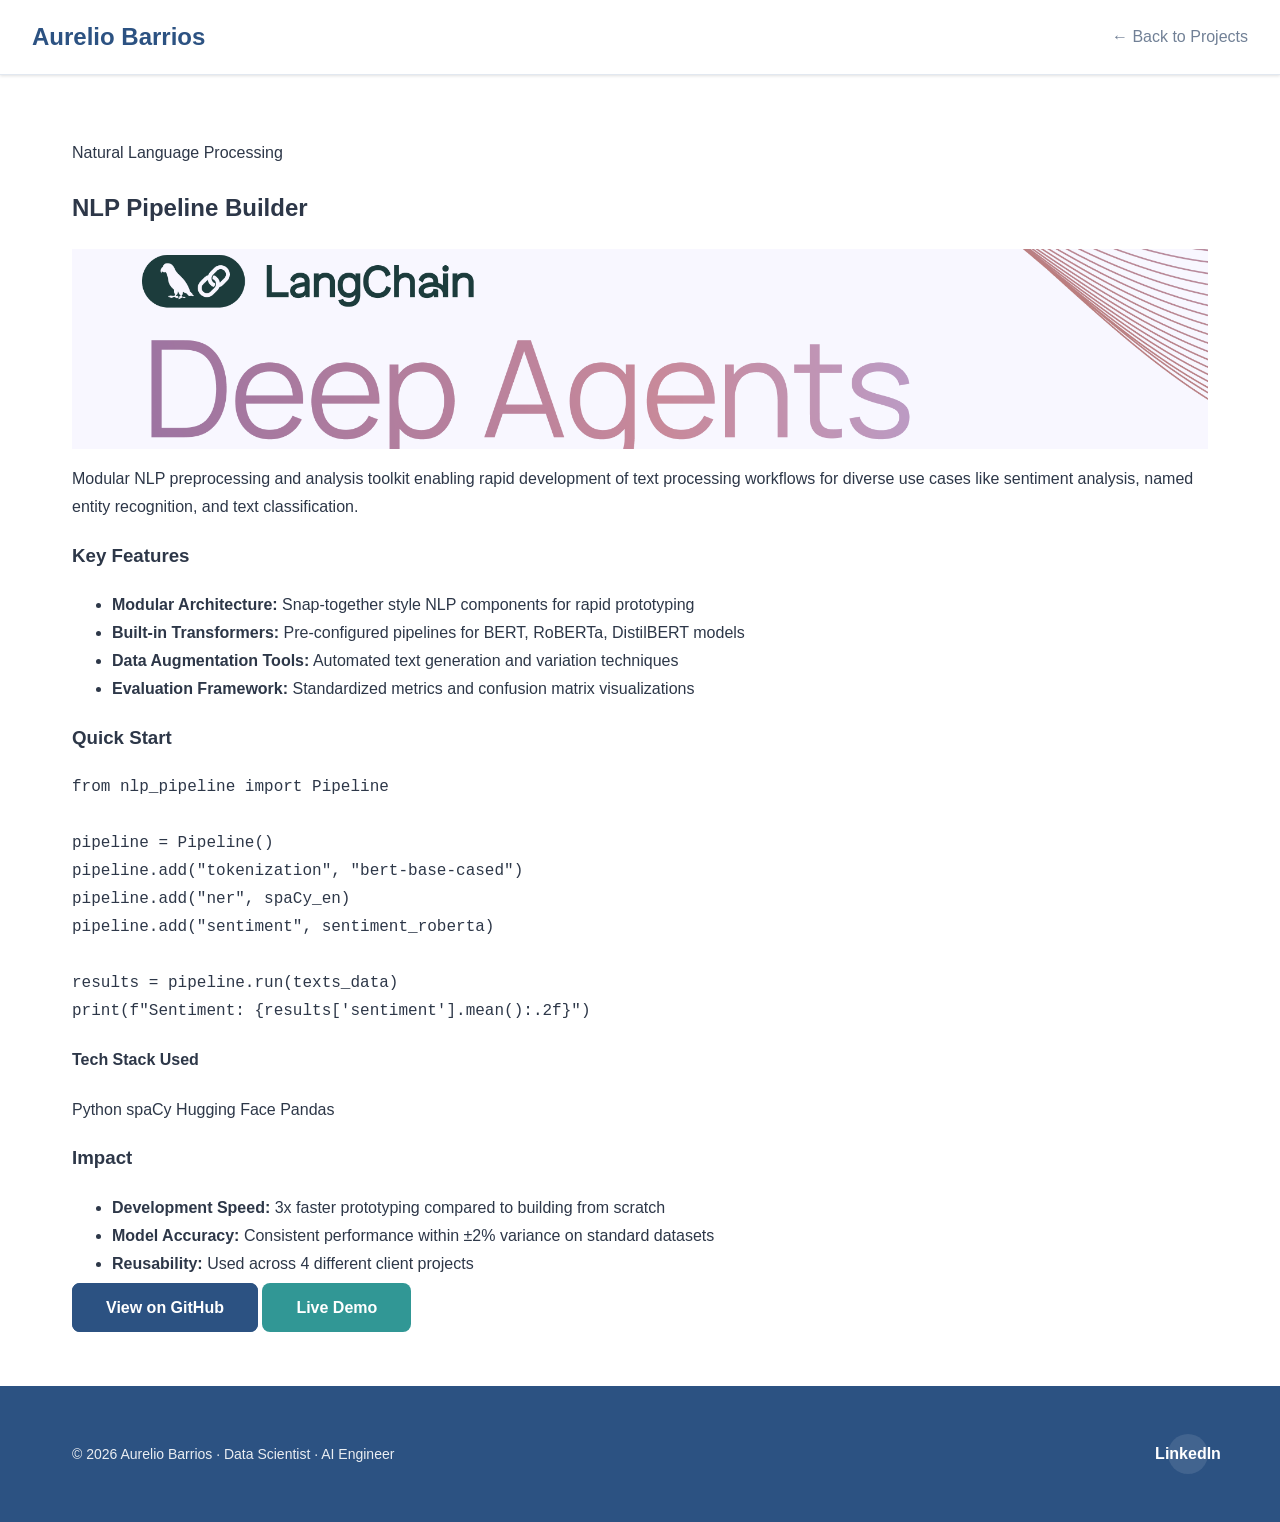
<file: projects/project2.html>
<!DOCTYPE html>
<html lang="en">
<head>
    <meta charset="UTF-8">
    <meta name="viewport" content="width=device-width, initial-scale=1.0">
    <title>NLP Pipeline Builder - Aurelio Barrios | Data Scientist</title>
    <link rel="stylesheet" href="../css/styles.css">
</head>
<body>
    <header class="sticky-header">
        <div class="container header-content project-page-header">
            <a href="../index.html" class="logo">Aurelio Barrios</a>
            <nav class="nav-menu">
                <a href="../index.html#projects" class="nav-link">← Back to Projects</a>
            </nav>
        </div>
    </header>

    <main style="padding: 4rem 0;">
        <div class="container project-single-page">
            <article class="project-detail-card">
                <!-- <img src="../images/proj2.png" alt="Project 2 Detail View"/> -->
                
                <div class="project-detail-content">
                    <span class="project-category">Natural Language Processing</span>
                    
                    <h1 class="project-title-main">NLP Pipeline Builder</h1>
                    
                    <div class="card-image">
                            <img src="../images/proj2.png" alt="Project 2"/>
                    </div>
                    
                    <p class="project-intro">Modular NLP preprocessing and analysis toolkit enabling rapid development of text processing workflows for diverse use cases like sentiment analysis, named entity recognition, and text classification.</p>

                    <div class="project-detail-grid">
                        <div class="feature-section">
                            <h3>Key Features</h3>
                            <ul class="feature-list">
                                <li><strong>Modular Architecture:</strong> Snap-together style NLP components for rapid prototyping</li>
                                <li><strong>Built-in Transformers:</strong> Pre-configured pipelines for BERT, RoBERTa, DistilBERT models</li>
                                <li><strong>Data Augmentation Tools:</strong> Automated text generation and variation techniques</li>
                                <li><strong>Evaluation Framework:</strong> Standardized metrics and confusion matrix visualizations</li>
                            </ul>
                        </div>

                        <div class="code-section">
                            <h3>Quick Start</h3>
                            <pre class="code-block"><code>from nlp_pipeline import Pipeline

pipeline = Pipeline()
pipeline.add("tokenization", "bert-base-cased")
pipeline.add("ner", spaCy_en)
pipeline.add("sentiment", sentiment_roberta)

results = pipeline.run(texts_data)
print(f"Sentiment: {results['sentiment'].mean():.2f}")</code></pre>

                            <h4>Tech Stack Used</h4>
                            <div class="tech-stack-detail">
                                <span class="tech-pill">Python</span>
                                <span class="tech-pill">spaCy</span>
                                <span class="tech-pill">Hugging Face</span>
                                <span class="tech-pill">Pandas</span>
                            </div>
                        </div>
                    </div>

                    <div class="results-section">
                        <h3>Impact</h3>
                        <ul class="results-list">
                            <li><strong>Development Speed:</strong> 3x faster prototyping compared to building from scratch</li>
                            <li><strong>Model Accuracy:</strong> Consistent performance within ±2% variance on standard datasets</li>
                            <li><strong>Reusability:</strong> Used across 4 different client projects</li>
                        </ul>
                    </div>

                    <div class="project-actions">
                        <a href="#" rel="noopener noreferrer" target="_blank" class="btn btn-primary">View on GitHub</a>
                        <a href="#" rel="noopener noreferrer" target="_blank" class="btn btn-secondary">Live Demo</a>
                    </div>
                </div>
            </article>
        </div>
    </main>

    <footer id="contact" class="footer-section">
        <div class="container footer-content">
            <div class="footer-left">
                <p>&copy; 2026 Aurelio Barrios · Data Scientist · AI Engineer</p>
            </div>
            
            <div class="footer-socials">
                <a href="https://www.linkedin.com/in/aurelio-barrios/" rel="noopener noreferrer" target="_blank" class="social-link linkedin"><strong>LinkedIn</strong></a>
            </div>
        </div>
    </footer>

    <script src="../js/main.js"></script>
</body>
</html>
</file>
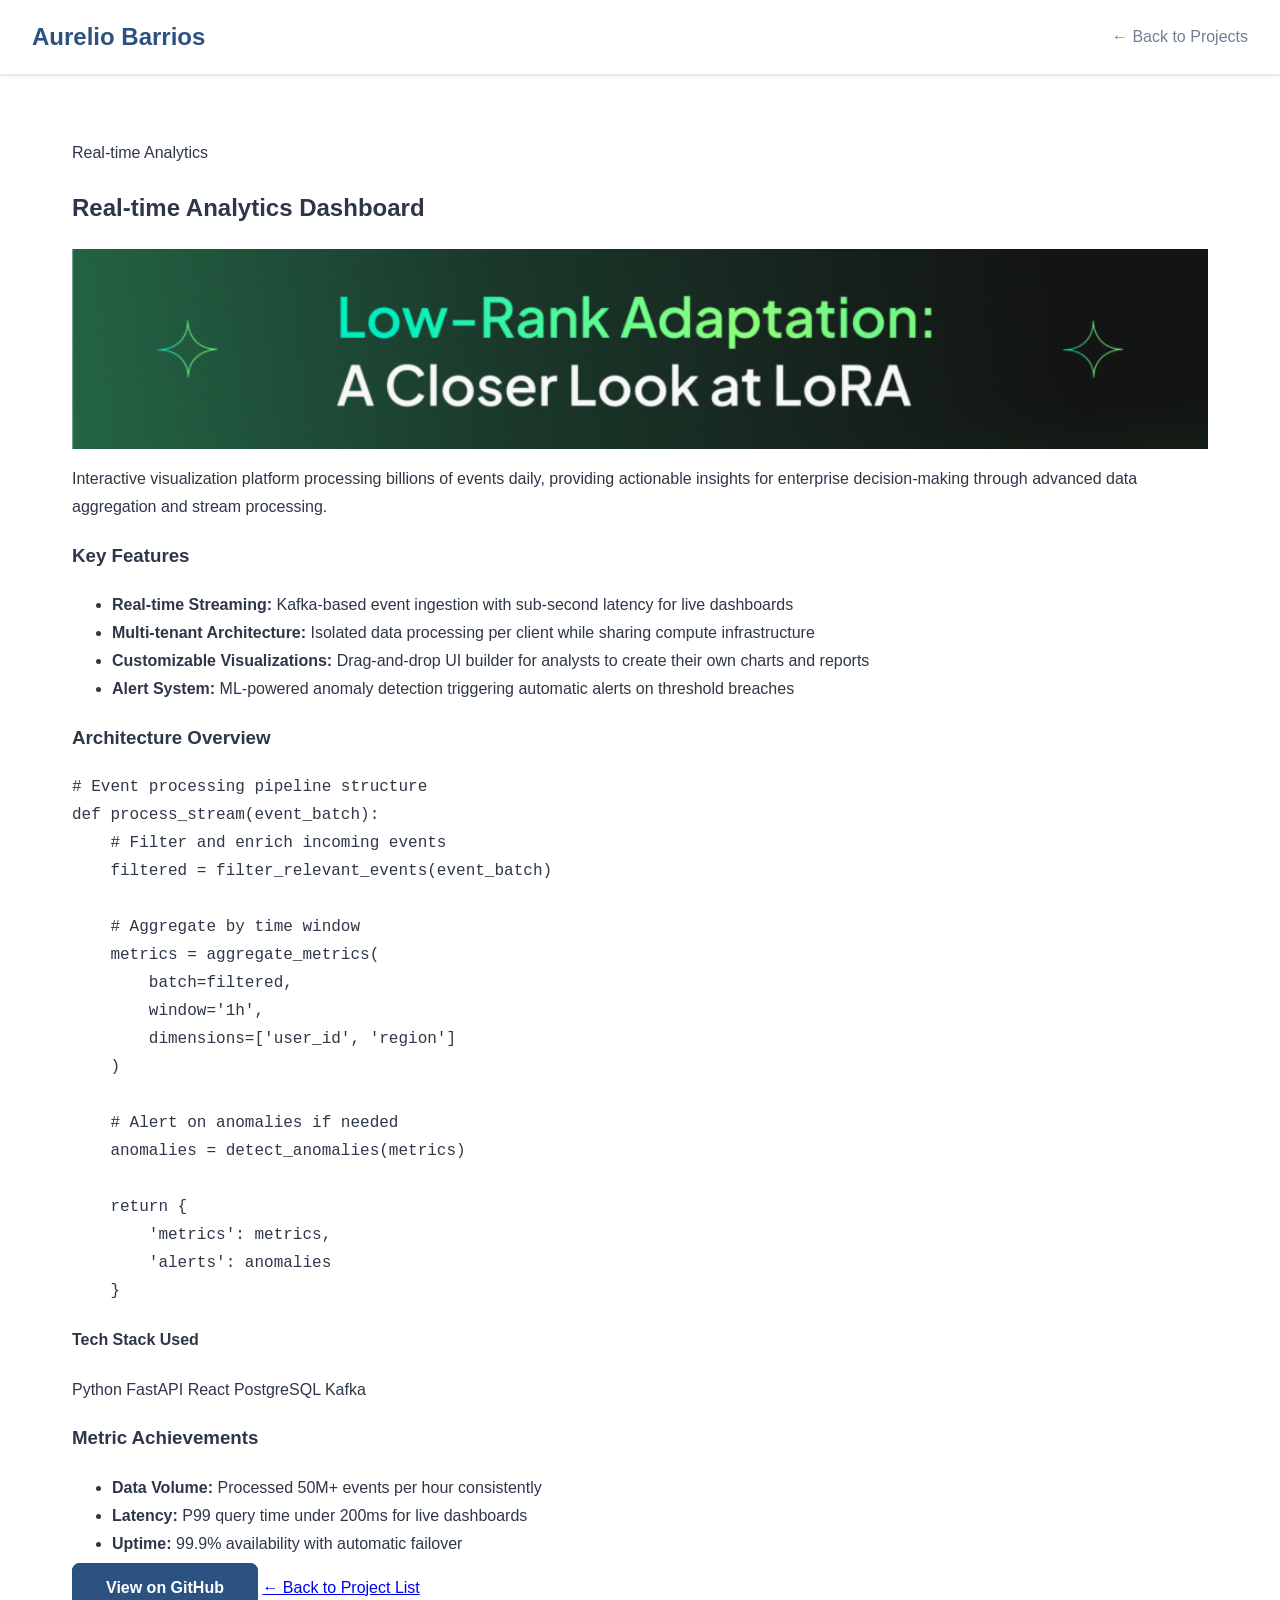
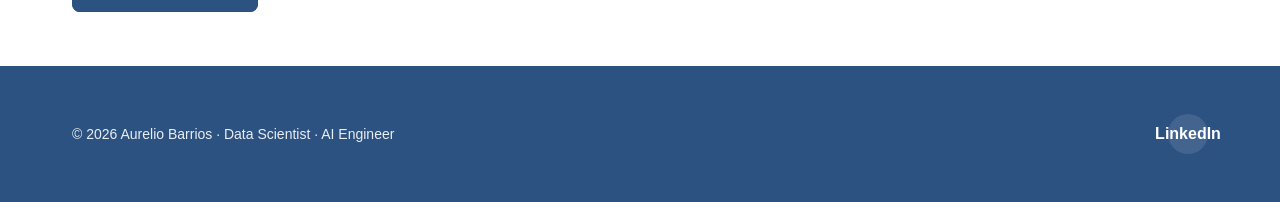
<file: projects/project3.html>
<!DOCTYPE html>
<html lang="en">
<head>
    <meta charset="UTF-8">
    <meta name="viewport" content="width=device-width, initial-scale=1.0">
    <title>Real-time Analytics Dashboard - Aurelio Barrios | Data Scientist</title>
    <link rel="stylesheet" href="../css/styles.css">
</head>
<body>
    <header class="sticky-header">
        <div class="container header-content project-page-header">
            <a href="../index.html" class="logo">Aurelio Barrios</a>
            <nav class="nav-menu">
                <a href="../index.html#projects" class="nav-link">← Back to Projects</a>
            </nav>
        </div>
    </header>

    <main style="padding: 4rem 0;">
        <div class="container project-single-page">
            <article class="project-detail-card">
                <!-- <img src="../images/proj3.png" alt="Project 3 Detail View"/> -->
                
                <div class="project-detail-content">
                    <span class="project-category">Real-time Analytics</span>
                    
                    <h1 class="project-title-main">Real-time Analytics Dashboard</h1>

                     <div class="card-image">
                            <img src="../images/proj3.png" alt="Project 3"/>
                    </div>
                    
                    <p class="project-intro">Interactive visualization platform processing billions of events daily, providing actionable insights for enterprise decision-making through advanced data aggregation and stream processing.</p>

                    <div class="project-detail-grid">
                        <div class="feature-section">
                            <h3>Key Features</h3>
                            <ul class="feature-list">
                                <li><strong>Real-time Streaming:</strong> Kafka-based event ingestion with sub-second latency for live dashboards</li>
                                <li><strong>Multi-tenant Architecture:</strong> Isolated data processing per client while sharing compute infrastructure</li>
                                <li><strong>Customizable Visualizations:</strong> Drag-and-drop UI builder for analysts to create their own charts and reports</li>
                                <li><strong>Alert System:</strong> ML-powered anomaly detection triggering automatic alerts on threshold breaches</li>
                            </ul>
                        </div>

                        <div class="code-section">
                            <h3>Architecture Overview</h3>
                            <pre class="code-block"><code># Event processing pipeline structure
def process_stream(event_batch):
    # Filter and enrich incoming events
    filtered = filter_relevant_events(event_batch)
    
    # Aggregate by time window
    metrics = aggregate_metrics(
        batch=filtered,
        window='1h',
        dimensions=['user_id', 'region']
    )

    # Alert on anomalies if needed
    anomalies = detect_anomalies(metrics)
    
    return {
        'metrics': metrics,
        'alerts': anomalies
    }</code></pre>

                            <h4>Tech Stack Used</h4>
                            <div class="tech-stack-detail">
                                <span class="tech-pill">Python</span>
                                <span class="tech-pill">FastAPI</span>
                                <span class="tech-pill">React</span>
                                <span class="tech-pill">PostgreSQL</span>
                                <span class="tech-pill">Kafka</span>
                            </div>
                        </div>
                    </div>

                    <div class="results-section">
                        <h3>Metric Achievements</h3>
                        <ul class="results-list">
                            <li><strong>Data Volume:</strong> Processed 50M+ events per hour consistently</li>
                            <li><strong>Latency:</strong> P99 query time under 200ms for live dashboards</li>
                            <li><strong>Uptime:</strong> 99.9% availability with automatic failover</li>
                        </ul>
                    </div>

                    <div class="project-actions">
                        <a href="#" rel="noopener noreferrer" target="_blank" class="btn btn-primary">View on GitHub</a>
                        <a href="../index.html#projects" class="link-back">← Back to Project List</a>
                    </div>
                </div>
            </article>
        </div>
    </main>

    <footer id="contact" class="footer-section">
        <div class="container footer-content">
            <div class="footer-left">
                <p>&copy; 2026 Aurelio Barrios · Data Scientist · AI Engineer</p>
            </div>
            
            <div class="footer-socials">
                <a href="https://www.linkedin.com/in/aurelio-barrios/" rel="noopener noreferrer" target="_blank" class="social-link linkedin"><strong>LinkedIn</strong></a>
            </div>
        </div>
    </footer>

    <script src="../js/main.js"></script>
</body>
</html>
</file>
<file: css/styles.css>
:root {
    --primary-color: #2c5282;
    --secondary-color: #319795;
    --accent-color: #2c5282;
    --bg-primary: #ffffff;
    --bg-secondary: #f7fafc;
    --text-primary: #2d3748;
    --text-secondary: #718096;
    --border-color: #e2e8f0;
    --success-color: #38a169;
    --warning-color: #d69e2e;
    --shadow-sm: 0 1px 3px rgba(0,0,0,0.12);
    --shadow-md: 0 4px 6px rgba(0,0,0,0.1);
    --shadow-lg: 0 10px 15px rgba(0,0,0,0.15);
    --transition: all 0.3s ease;
}

*, *::before, *::after {
    box-sizing: border-box;
}

body {
    font-family: -apple-system, BlinkMacSystemFont, 'Segoe UI', Roboto, Oxygen, Ubuntu, Cantarell, sans-serif;
    line-height: 1.75;
    color: var(--text-primary);
    background-color: var(--bg-primary);
    margin: 0;
    padding: 0;
    font-size: 16px;
}

.container {
    max-width: 1200px;
    margin: 0 auto;
    padding: 0 2rem;
}

.sticky-header {
    position: sticky;
    top: 0;
    background: var(--bg-primary);
    border-bottom: 1px solid var(--border-color);
    z-index: 1000;
    box-shadow: var(--shadow-sm);
}

.header-content {
    display: flex;
    justify-content: space-between;
    align-items: center;
    padding: 1rem 2rem;
    max-width: 1400px;
    margin: 0 auto;
}

.logo {
    font-size: 1.5rem;
    font-weight: 700;
    color: var(--primary-color);
    text-decoration: none;
}

.nav-menu {
    display: flex;
    gap: 2rem;
}

.nav-link {
    color: var(--text-secondary);
    text-decoration: none;
    font-weight: 500;
    transition: var(--transition);
    position: relative;
}

.nav-link:hover,
.nav-link:focus {
    color: var(--accent-color);
}

.nav-link::after {
    content: '';
    position: absolute;
    bottom: -2px;
    left: 0;
    width: 0;
    height: 2px;
    background: var(--primary-color);
    transition: var(--transition);
}

.nav-link:hover::after {
    width: 100%;
}

.hero-section {
    min-height: 90vh;
    display: flex;
    align-items: center;
    justify-content: center;
    background: linear-gradient(135deg, var(--bg-secondary) 0%, var(--bg-primary) 100%);
}

.hero-content {
    display: grid;
    grid-template-columns: 1fr 280px;
    gap: 4rem;
    align-items: center;
}

.gradient-text {
    background: linear-gradient(135deg, var(--primary-color) 0%, var(--secondary-color) 100%);
    -webkit-background-clip: text;
    -webkit-text-fill-color: transparent;
    background-clip: text;
    font-size: 3.5rem;
    font-weight: 800;
    line-height: 1.2;
    margin-bottom: 1rem;
}

.subtitle {
    font-size: 1.25rem;
    color: var(--text-secondary);
    max-width: 70%;
    margin-right: auto;
}

.cta-buttons {
    display: flex;
    gap: 1rem;
    margin-top: 2rem;
    flex-wrap: wrap;
}

.btn {
    padding: 0.875rem 2rem;
    border-radius: 8px;
    text-decoration: none;
    font-weight: 600;
    white-space: nowrap;
    cursor: pointer;
    transition: var(--transition);
    border: 2px solid transparent;
}

.btn-primary {
    background: var(--primary-color);
    color: white;
    border-color: var(--primary-color);
}

.btn-primary:hover,
.btn-secondary:hover,
.btn-outline:hover {
    transform: translateY(-2px);
    box-shadow: var(--shadow-lg);
}

.btn-secondary {
    background: var(--secondary-color);
    color: white;
}

.btn-outline {
    background: transparent;
    color: var(--text-primary);
    border-color: var(--border-color);
}

.placeholder-box {
    width: 280px;
    height: 280px;
    border-radius: 12px;
    overflow: hidden;
    box-shadow: var(--shadow-lg);
}

.hero-image img {
    width: 100%;
    height: 100%;
    object-fit: cover;
    transition: var(--transition);
}

.hero-content:hover .placeholder-box img {
    transform: scale(1.05);
}

.about-section {
    padding: 6rem 0;
    background: var(--bg-primary);
}

.about-content h2 {
    font-size: 2.5rem;
    margin-bottom: 3rem;
    position: relative;
}

.section-number {
    display: inline-block;
    color: var(--primary-color);
    margin-right: 0.75rem;
}

.about-grid {
    display: grid;
    gap: 4rem;
    align-items: center;
}

.bio-intro {
    font-size: 1.125rem;
    color: var(--text-secondary);
    margin-bottom: 2rem;
}

.experience-card {
    background: var(--bg-secondary);
    padding: 2rem;
    border-radius: 12px;
    box-shadow: var(--shadow-sm);
}

.timeline-list {
    list-style: none;
    padding: 0;
    margin: 0;
}

.timeline-item {
    position: relative;
    padding-left: 2rem;
    border-left: 3px solid var(--primary-color);
    margin-bottom: 1.5rem;
}

.timeline-header {
    display: flex;
    align-items: center;
    gap: 0.75rem;
    font-size: 1rem;
}

.timeline-list li {
    display: block;
}

.year {
    color: var(--secondary-color);
    font-weight: 600;
    font-size: 0.938rem;
    text-transform: uppercase;
    letter-spacing: 0.05em;
}

.role {
    color: var(--text-primary);
    font-weight: 600;
    font-size: 1.063rem;
}

.role-description {
    margin-top: 0.75rem;
    padding-left: 1.25rem;
    border-left: 2px solid var(--border-color);
    color: var(--text-secondary);
    font-size: 0.938rem;
    line-height: 1.6;
    margin-bottom: 0;
}

.skills-section h3 {
    margin-bottom: 1.5rem;
    font-size: 1.25rem;
}

.skill-category {
    margin-bottom: 2rem;
}

.skill-category h4 {
    color: var(--text-secondary);
    font-size: 0.875rem;
    text-transform: uppercase;
    letter-spacing: 0.1em;
    margin-bottom: 0.75rem;
}

.badge {
    display: inline-flex;
    align-items: center;
    gap: 0.5rem;
    padding: 0.5rem 1rem;
    background: var(--bg-secondary);
    border-radius: 6px;
    margin-right: 0.75rem;
    margin-bottom: 0.5rem;
    font-size: 0.875rem;
    cursor: pointer;
    transition: var(--transition);
    border: 1px solid transparent;
}

.badge:hover {
    background: #edf2f7;
    transform: translateY(-2px);
}

.tag {
    display: inline-block;
    padding: 0.25rem 0.75rem;
    background: var(--bg-secondary);
    border-radius: 20px;
    font-size: 0.813rem;
    color: var(--primary-color);
    margin: 0.25rem;
}

.projects-section {
    padding: 6rem 0;
    background: var(--bg-secondary);
}

.projects-content h2 {
    font-size: 2.5rem;
    margin-bottom: 3rem;
    position: relative;
    text-align: center;
}

.projects-grid {
    display: grid;
    gap: 2rem;
    grid-template-columns: repeat(3, 1fr);
}

.project-card {
    background: var(--bg-primary);
    border-radius: 16px;
    overflow: hidden;
    box-shadow: var(--shadow-md);
    transition: var(--transition);
    cursor: pointer;
}

.project-card:hover,
.project-card:focus-within {
    transform: translateY(-8px);
    box-shadow: var(--shadow-lg);
}

.card-image {
    height: 200px;
    overflow: hidden;
}

.card-image img {
    width: 100%;
    height: 100%;
    object-fit: cover;
    transition: var(--transition);
}

.projects-grid:hover .card-image img {
    transform: scale(1.1);
}

.card-content {
    padding: 1.5rem;
}

.card-content h3 {
    font-size: 1.25rem;
    margin-bottom: 0.75rem;
    color: var(--text-primary);
}

.project-description {
    color: var(--text-secondary);
    font-size: 0.938rem;
    line-height: 1.6;
    margin-bottom: 1.25rem;
}

.tech-tags {
    display: flex;
    gap: 0.5rem;
    margin-bottom: 1.25rem;
}

.project-links {
    display: flex;
    gap: 0.75rem;
    margin-bottom: 0.75rem;
}

.project-link {
    padding: 0.5rem 1rem;
    background: var(--bg-secondary);
    border-radius: 6px;
    text-decoration: none;
    font-size: 0.875rem;
    color: var(--primary-color);
    transition: var(--transition);
}

.project-link:hover {
    background: var(--primary-color);
    color: white;
}

.project-stats {
    font-size: 0.813rem;
    color: var(--text-secondary);
}

.blog-section {
    padding: 6rem 0;
    background: var(--bg-primary);
}

.blog-content h2 {
    font-size: 2.5rem;
    margin-bottom: 3rem;
    position: relative;
    text-align: center;
}

.blog-posts {
    display: grid;
    grid-template-columns: repeat(2, 1fr);
    gap: 2rem;
    max-width: 900px;
    margin: 0 auto 3rem auto;
}

.blog-post-card {
    background: var(--bg-secondary);
    border-radius: 12px;
    padding: 1.5rem;
    box-shadow: var(--shadow-sm);
    transition: var(--transition);
}

.blog-post-card:hover {
    transform: translateY(-4px);
    box-shadow: var(--shadow-md);
}

.blog-post-title {
    font-size: 1.25rem;
    margin-bottom: 0.75rem;
    color: var(--text-primary);
    line-height: 1.3;
}

.blog-post-excerpt {
    font-size: 0.938rem;
    color: var(--text-secondary);
    margin-bottom: 1rem;
}

.blog-post-meta {
    font-size: 0.813rem;
    color: var(--text-secondary);
}

.blog-post-btn {
    display: inline-block;
    padding: 0.5rem 1rem;
    background: var(--primary-color);
    color: white;
    text-decoration: none;
    border-radius: 6px;
    font-size: 0.875rem;
}

.blog-cta {
    text-align: center;
    padding: 2rem;
}

.blog-cta p {
    color: var(--text-secondary);
    margin-bottom: 1rem;
}

.footer-section {
    background: var(--primary-color);
    color: white;
    padding: 3rem 0;
}

.footer-content {
    display: flex;
    justify-content: space-between;
    align-items: center;
    flex-wrap: wrap;
    gap: 2rem;
}

.social-link {
    width: 40px;
    height: 40px;
    border-radius: 50%;
    background: rgba(255,255,255,0.1);
    display: flex;
    align-items: center;
    justify-content: center;
    color: white;
    text-decoration: none;
    transition: var(--transition);
}

.social-link:hover {
    background: rgba(255,255,255,0.2);
    transform: translateY(-4px);
}

.footer-left p {
    margin: 0;
    font-size: 0.875rem;
    opacity: 0.9;
}

.social-link svg {
    width: 20px;
    height: 20px;
    fill: currentColor;
}

@media (max-width: 968px) {
    .hero-content {
        grid-template-columns: 1fr;
        text-align: center;
    }
    
    .subtitle {
        margin-right: 0;
        max-width: 100%;
    }
    
    .cta-buttons {
        justify-content: center;
    }
    
    .gradient-text {
        font-size: 2.5rem;
    }
    
    .projects-grid {
        grid-template-columns: repeat(2, 1fr);
    }
    
    .blog-posts {
        grid-template-columns: 1fr;
    }
}

@media (max-width: 640px) {
    .container {
        padding: 0 1rem;
    }
    
    .header-content {
        flex-direction: column;
        gap: 1rem;
    }
    
    .nav-menu {
        gap: 1.5rem;
        flex-wrap: wrap;
        justify-content: center;
    }
    
    .hero-content {
        gap: 2rem;
    }
    
    .gradient-text {
        font-size: 2rem;
    }
    
    .projects-grid,
    .blog-posts {
        grid-template-columns: 1fr;
    }
    
    .footer-content {
        flex-direction: column;
        text-align: center;
    }
}

@media print {
    .sticky-header {
        position: static;
    }
    
    .project-card:hover,
    .blog-post-card:hover {
        transform: none;
    }
}
</file>
